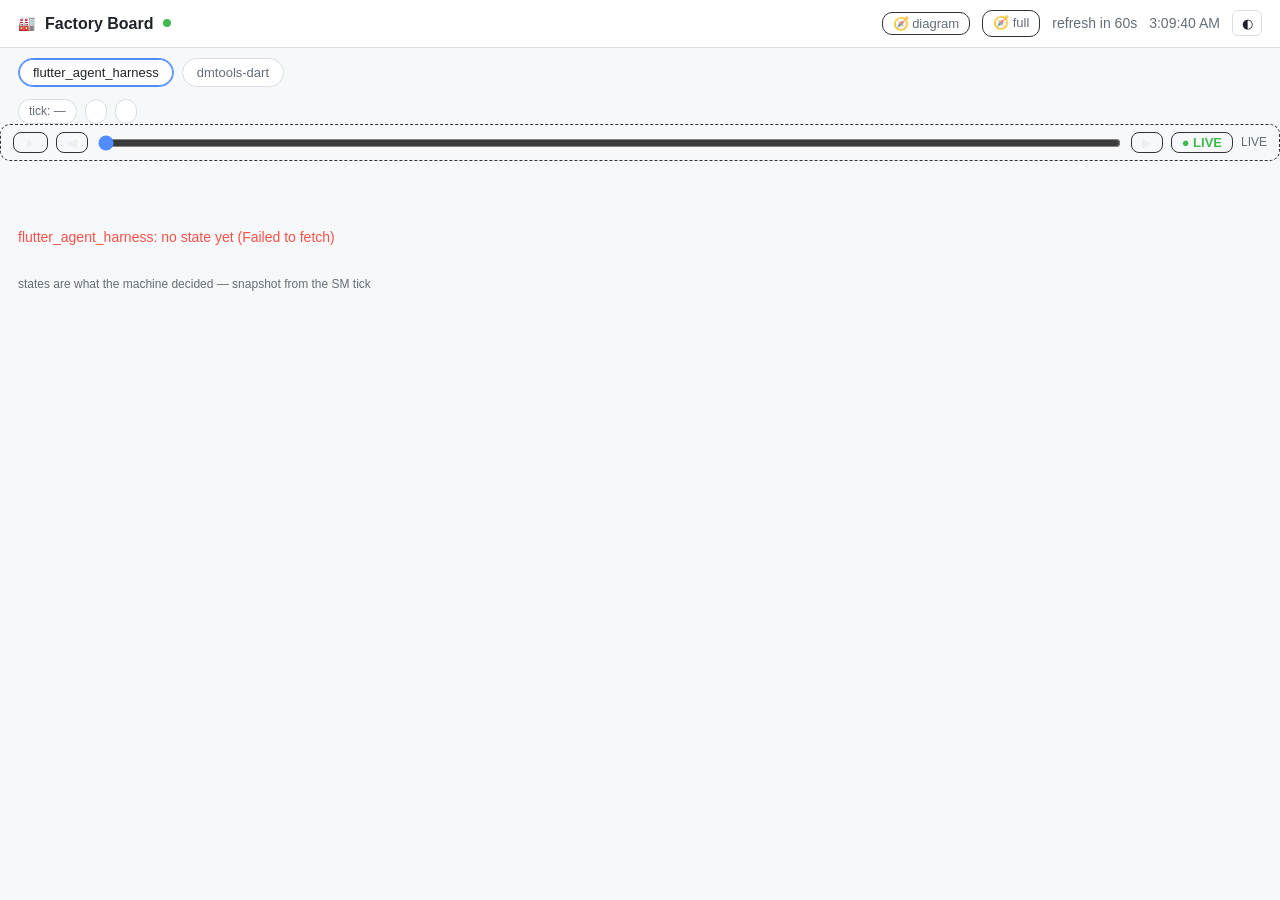
<file: index.html>
<!DOCTYPE html>
<html lang="en" data-theme="dark">
<head>
  <meta charset="UTF-8">
  <meta name="viewport" content="width=device-width, initial-scale=1.0">
  <title>Factory Board</title>
  <!--
    Factory board template (owner 2026-09-23) — deploy anywhere (GitHub
    Pages, Cloudflare Pages, fa1.dev). Zero build, zero tokens: the board
    reads factory-state.json assets published by the SM tick as public
    prerelease assets (releases/latest/download CDN links).

    DEPLOY:
      1. Copy this folder.
      2. Edit config.js — factories[] + branding (all knobs live there).
      3. Style: edit styles.css :root variables (or data-theme overrides).
  -->
  <script>
    (function () {
      try {
        var t = new URLSearchParams(location.search).get('theme');
        if (t !== 'light' && t !== 'dark') {
          t = localStorage.getItem('fb-theme') ||
              (matchMedia('(prefers-color-scheme: light)').matches ? 'light' : 'dark');
        }
        document.documentElement.setAttribute('data-theme', t);
      } catch (e) {}
    })();
  </script>
  <link rel="stylesheet" href="styles.css">
</head>
<body>
  <header class="topbar">
    <div class="brand">
      <span class="logo" id="brand-logo">🏭</span>
      <h1 id="brand-title">Factory Board</h1>
      <span class="live" id="live-dot" title="auto-refresh"></span>
    </div>
    <div class="topbar-right">
      <button class="view-btn" id="view-btn" title="toggle lanes / lifecycle diagram view">🧭 diagram</button>
      <a class="lifecycle-link" href="pipeline.html" target="_blank" rel="noopener" title="full PR lifecycle diagram (archify)">🧭 full</a>
      <span class="clock" id="next-refresh"></span>
      <span class="clock" id="clock">—</span>
      <button class="theme-btn" id="theme-btn" title="toggle theme">◐</button>
    </div>
  </header>

  <nav class="factory-tabs" id="factory-tabs"></nav>

  <main id="board">
    <section class="statusline" id="statusline" hidden>
      <span class="pill" id="tick-pill">tick: —</span>
      <span class="pill" id="counts-pill"></span>
      <span class="pill" id="repo-pill"></span>
    </section>
    <div id="tt-banner" class="tt-banner" hidden></div>
    <section id="timetravel" class="tt-bar" hidden>
      <button id="tt-play" class="tt-btn" title="play through ticks">⏵</button>
      <button id="tt-prev" class="tt-btn" title="one tick back">◀</button>
      <input id="tt-slider" class="tt-slider" type="range" min="0" max="0" value="0" step="1">
      <button id="tt-next" class="tt-btn" title="one tick forward">▶</button>
      <button id="tt-live" class="tt-btn tt-live" title="back to live">● LIVE</button>
      <span class="tt-label" id="tt-label">LIVE</span>
    </section>
    <div class="lanes" id="lanes"></div>
    <div class="diagram" id="diagram" hidden></div>
    <p class="error" id="error" hidden></p>
  </main>

  <footer class="foot">
    <span id="foot-note">states are what the machine decided — snapshot from the SM tick</span>
  </footer>

  <script src="config.js"></script>
  <script src="app.js"></script>
</body>
</html>
</file>
<file: styles.css>
/* Factory board — style. Customize ONLY the :root variables (and the
   data-theme="light" overrides) to restyle for your site (fa1.dev etc.). */
:root, :root[data-theme="dark"] {
  --bg: #0d1117;
  --panel: #161b22;
  --panel-2: #1c2330;
  --text: #e6edf3;
  --muted: #8b949e;
  --line: #263040;
  --accent: #4f8cff;
  --ok: #3fb950;
  --bad: #f85149;
  --run: #d29922;
  --card-shadow: 0 1px 3px rgba(0,0,0,.4);
}
:root[data-theme="light"] {
  --bg: #f6f8fa;
  --panel: #ffffff;
  --panel-2: #f0f3f7;
  --text: #1f2328;
  --muted: #656d76;
  --line: #d8dee4;
  --card-shadow: 0 1px 2px rgba(31,35,40,.08);
}

* { box-sizing: border-box; }
body {
  margin: 0; background: var(--bg); color: var(--text);
  font: 14px/1.45 -apple-system, "Segoe UI", Roboto, Helvetica, Arial, sans-serif;
}
.topbar {
  display: flex; align-items: center; justify-content: space-between;
  padding: 10px 18px; border-bottom: 1px solid var(--line); background: var(--panel);
}
.brand { display: flex; align-items: center; gap: 10px; }
.brand h1 { font-size: 16px; margin: 0; font-weight: 600; }
.live {
  width: 8px; height: 8px; border-radius: 50%; background: var(--ok);
  animation: pulse 2.4s infinite;
}
@keyframes pulse { 0%,100% {opacity:1} 50% {opacity:.35} }
.topbar-right { display: flex; gap: 12px; align-items: center; color: var(--muted); }
.theme-btn {
  background: none; border: 1px solid var(--line); color: var(--text);
  border-radius: 6px; width: 30px; height: 26px; cursor: pointer;
}
.factory-tabs { display: flex; gap: 8px; padding: 10px 18px 0; }
.tab {
  border: 1px solid var(--line); background: var(--panel); color: var(--muted);
  padding: 6px 14px; border-radius: 18px; cursor: pointer; font-size: 13px;
}
.tab.on { color: var(--text); border-color: var(--accent); box-shadow: inset 0 0 0 1px var(--accent); }
.statusline { display: flex; gap: 8px; padding: 12px 18px 0; flex-wrap: wrap; }
.pill {
  background: var(--panel); border: 1px solid var(--line); color: var(--muted);
  border-radius: 12px; padding: 3px 10px; font-size: 12px;
}
.lanes {
  display: grid; gap: 12px; padding: 12px 18px 20px;
  grid-template-columns: repeat(auto-fit, minmax(280px, 1fr));
}
.lane { background: var(--panel); border: 1px solid var(--line); border-radius: 10px; }
.lane-head {
  display: flex; justify-content: space-between; align-items: center;
  padding: 9px 12px; border-bottom: 1px solid var(--line);
  font-size: 12px; text-transform: uppercase; letter-spacing: .04em; color: var(--muted);
}
.count { background: var(--panel-2); border-radius: 10px; padding: 1px 8px; }
.lane-body { padding: 8px; display: flex; flex-direction: column; gap: 8px; }
.empty { color: var(--muted); text-align: center; padding: 14px 0; font-size: 12px; }
.card {
  display: block; background: var(--panel-2); border: 1px solid var(--line);
  border-radius: 8px; padding: 8px 10px; color: var(--text);
  text-decoration: none; box-shadow: var(--card-shadow);
}
.card:hover { border-color: var(--accent); }
.card-top { display: flex; gap: 8px; align-items: baseline; }
.pr { color: var(--accent); font-weight: 700; white-space: nowrap; }
.pos { color: var(--muted); font-size: 12px; }
.title { font-size: 13px; overflow: hidden; text-overflow: ellipsis; white-space: nowrap; }
.labels { margin-top: 6px; display: flex; flex-wrap: wrap; gap: 4px; }
.lbl {
  font-size: 11px; color: var(--muted); border: 1px solid var(--line);
  border-radius: 9px; padding: 0 7px;
}
.lbl.hot { color: var(--text); border-color: var(--accent); background: rgba(79,140,255,.08); }
.checks { margin-top: 6px; display: flex; gap: 6px; align-items: center; color: var(--muted); font-size: 12px; }
.dot { width: 8px; height: 8px; border-radius: 50%; display: inline-block; }
.dot.ok { background: var(--ok); } .dot.bad { background: var(--bad); }
.dot.run { background: var(--run); animation: pulse 1.6s infinite; }
.error { color: var(--bad); padding: 10px 18px; }
.foot { color: var(--muted); font-size: 12px; padding: 4px 18px 18px; }

/* stage trail (pipeline.html lifecycle stages on each card) */
.trail {
  display: flex; align-items: center; flex-wrap: wrap; gap: 3px;
  margin: 6px 0 2px; font-size: 10px; letter-spacing: .02em;
}
.trail .st {
  padding: 1px 6px; border-radius: 8px; border: 1px solid var(--border, #333);
  color: var(--muted, #888); background: transparent; white-space: nowrap;
}
.trail .st.done {
  color: var(--ok, #4ade80); border-color: var(--ok, #4ade80);
  background: color-mix(in srgb, var(--ok, #4ade80) 12%, transparent);
}
.trail .st.cur {
  color: var(--fg, #eee); border-color: var(--accent, #f59e0b);
  background: color-mix(in srgb, var(--accent, #f59e0b) 18%, transparent);
  font-weight: 600;
}
.trail .sep { color: var(--muted, #666); opacity: .7; }

/* lifecycle diagram link in the topbar */
.lifecycle-link {
  color: var(--muted, #aaa); text-decoration: none; font-size: 13px;
  padding: 3px 10px; border: 1px solid var(--border, #333); border-radius: 10px;
}
.lifecycle-link:hover { color: var(--fg, #eee); border-color: var(--accent, #f59e0b); }

/* ---- view toggle ---- */
.view-btn {
  color: var(--muted, #aaa); background: transparent; cursor: pointer;
  font-size: 13px; padding: 3px 10px;
  border: 1px solid var(--border, #333); border-radius: 10px;
}
.view-btn:hover { color: var(--fg, #eee); border-color: var(--accent, #f59e0b); }

/* ---- per-ticket mini rail (SVG on each card) ---- */
.trail { display: flex; align-items: center; gap: 6px; margin: 6px 0 2px; }
.trail .stage-name { font-size: 10px; color: var(--muted, #888); }
.rail .edge { stroke: var(--border, #444); stroke-width: 1.5; }
.rail .edge-done { stroke: var(--ok, #4ade80); }
.rail .node-done { fill: var(--ok, #4ade80); }
.rail .node-todo { fill: none; stroke: var(--border, #555); stroke-width: 1.2; }
.rail .node-cur { fill: var(--accent, #f59e0b); stroke: var(--fg, #eee); stroke-width: .8; }
.rail .node-bad { fill: var(--bad, #f87171); stroke: var(--fg, #eee); stroke-width: .8; }
.rail .node-halo { fill: none; stroke: var(--accent, #f59e0b); stroke-width: 1; opacity: .45; }

/* ---- diagram view ---- */
.diagram { padding: 8px 4px; overflow-x: auto; }
.diagram-svg { width: 100%; min-width: 900px; }
.diagram-svg .state-rect {
  fill: color-mix(in srgb, var(--accent, #4f8cff) 7%, transparent);
  stroke: color-mix(in srgb, var(--accent, #4f8cff) 45%, transparent);
  stroke-width: 1.2;
}
.diagram-svg .state-title {
  fill: var(--fg, #eee); font-size: 14px; font-weight: 600;
  text-anchor: middle; text-transform: uppercase; letter-spacing: .06em;
}
.diagram-svg .state-count {
  fill: var(--accent, #4f8cff); font-size: 12px; font-weight: 700;
  text-anchor: middle;
}
.diagram-svg .rail-arrow { stroke: var(--muted, #666); stroke-width: 1.6; }
.diagram-svg .rail-arrow-head { fill: var(--muted, #666); }
.diagram-svg .chip { cursor: pointer; }
.diagram-svg .chip-rect {
  fill: var(--card, #161a22); stroke: var(--border, #333); stroke-width: 1;
  transition: stroke .15s;
}
.diagram-svg .chip:hover .chip-rect { stroke: var(--accent, #4f8cff); }
.diagram-svg .chip-text { fill: var(--fg, #ddd); font-size: 11.5px; }
.diagram-svg .chip-pr { fill: var(--accent, #4f8cff); font-weight: 700; }
.diagram-svg .chip-pos { fill: var(--muted, #999); }
.diagram-svg .chip-dot.ok { fill: var(--ok, #4ade80); }
.diagram-svg .chip-dot.bad { fill: var(--bad, #f87171); }
.diagram-svg .chip-dot.run { fill: var(--warn, #fbbf24); }
.diagram-svg .chip-more { fill: var(--muted, #888); font-size: 11px; }

/* ---- time travel ---- */
.tt-bar {
  display: flex; align-items: center; gap: 8px; margin: 0 0 10px;
  padding: 7px 12px; border: 1px dashed var(--border, #333); border-radius: 10px;
}
.tt-btn {
  background: transparent; color: var(--fg, #eee); cursor: pointer;
  border: 1px solid var(--border, #333); border-radius: 8px;
  padding: 2px 10px; font-size: 13px;
}
.tt-btn:hover { border-color: var(--accent, #f59e0b); }
.tt-live { color: var(--ok, #4ade80); font-weight: 600; }
.tt-slider { flex: 1; accent-color: var(--accent, #f59e0b); }
.tt-label { font-size: 12px; color: var(--muted, #999); white-space: nowrap; }
.tt-banner {
  margin: 0 0 10px; padding: 7px 12px; border-radius: 10px; font-size: 13px;
  border: 1px solid color-mix(in srgb, var(--warn, #fbbf24) 45%, transparent);
  background: color-mix(in srgb, var(--warn, #fbbf24) 10%, transparent);
  color: var(--fg, #eee);
}
.tt-banner a { color: var(--accent, #f59e0b); }
</file>
